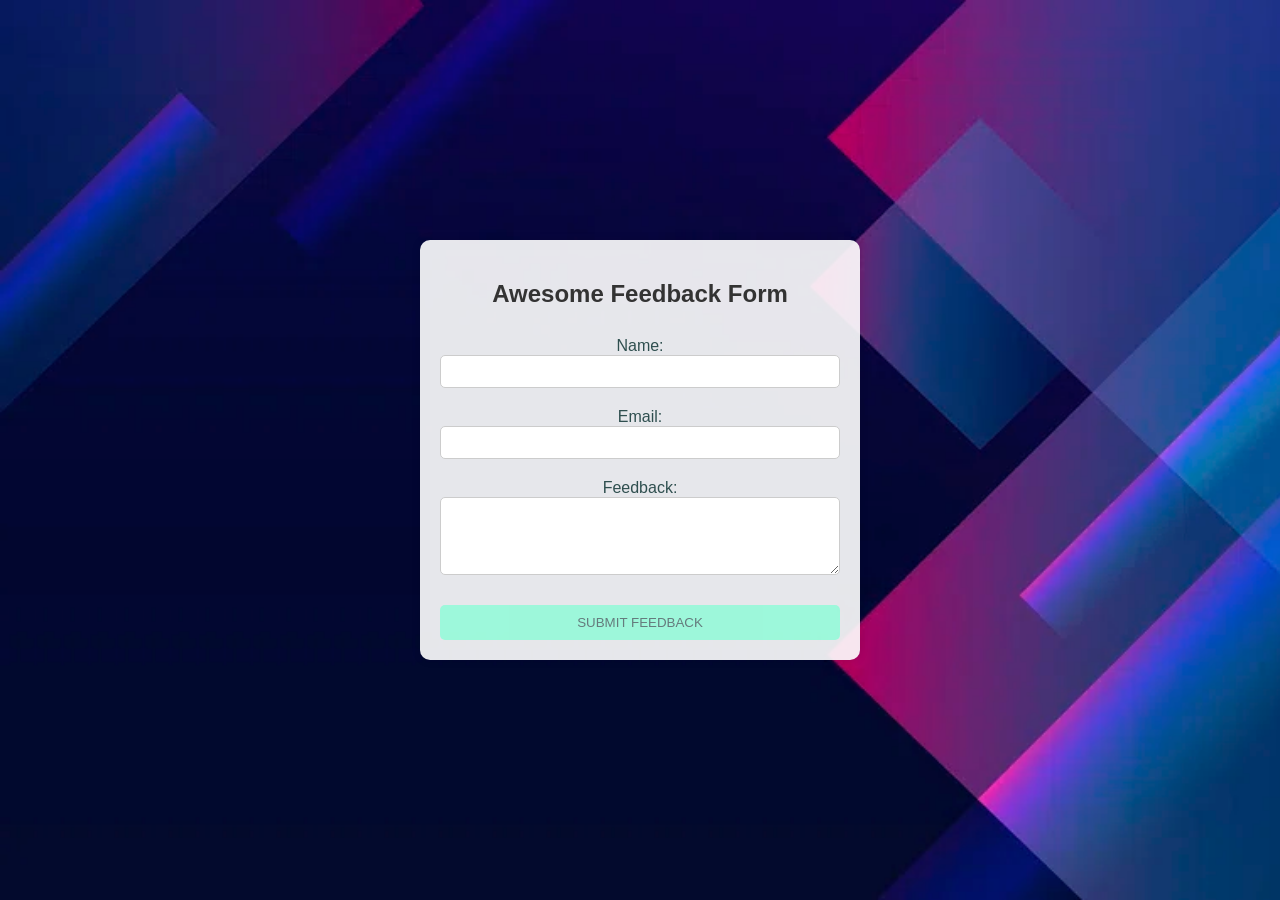
<file: feedback.html>
<!DOCTYPE html>
<html lang="en">

<head>
    <meta charset="UTF-8">
    <meta name="viewport" content="width=device-width, initial-scale=1.0">
    <title>Awesome Feedback Form</title>
    <style>
        body {
            margin: 0;
            padding: 0;
            font-family: 'Arial', sans-serif;
            background-image: url(Images/Feedbackimage.webp);
            background-size: cover;
            background-repeat: no-repeat;
            color: coral;
            text-align: center;
            display: flex;
            align-items: center;
            justify-content: center;
            height: 100vh;
            overflow: hidden;
        }

        .container {
            background: rgba(255, 255, 255, 0.9);
            padding: 20px;
            border-radius: 10px;
            width: 400px;
            box-shadow: 0 0 10px rgba(0, 0, 0, 0.1);
            animation: fadeIn 1s ease-in-out;
        }

        h2 {
            color: #333;
        }

        form {
            display: flex;
            flex-direction: column;
        }

        label {
            margin-top: 10px;
            color:darkslategrey;
        }

        input,
        textarea {
            margin-bottom: 10px;
            padding: 8px;
            border: 1px solid #ccc;
            border-radius: 5px;
        }

        button {
            background:aquamarine;
            opacity: 70%;
            color:darkslategrey;
            padding: 10px;
            border: none;
            border-radius: 5px;
            cursor: pointer;
            margin-top: 10px;
            transition: background 0.3s ease-in-out;
        }

        button:hover {
            background: #45a049;
        }

        /* Emoji feedback
        .emoji-feedback {
            font-size: 2em;
            margin-top: 10px;
            cursor: pointer;
            transition: transform 0.3s ease-in-out;
        }

        .emoji-feedback:hover {
            transform: scale(1.2);
        } */

        @keyframes fadeIn {
            from {
                opacity: 0;
                transform: translateY(-20px);
            }

            to {
                opacity: 1;
                transform: translateY(0);
            }
        }
    </style>
</head>

<body>
    <div class="container">
        <h2>Awesome Feedback Form</h2>
        <form action="index2.html">
            <label for="name">Name:</label>
            <input type="text" id="name" name="name" required>

            <label for="email">Email:</label>
            <input type="email" id="email" name="email" required>

            <label for="feedback">Feedback:</label>
            <textarea id="feedback" name="feedback" rows="4" required></textarea>

            <div id="feedback-message" style="margin-top: 10px;"></div>
            <form action="index2.html">
              <button><!--<a href="index2.html" style="text-decoration: none;">!-->SUBMIT FEEDBACK</a></button>
            </form>
            </form> 
    </div>

    <script>
        function showFeedbackMessage(emoji, message) {
            const feedbackMessage = document.getElementById('feedback-message');
            feedbackMessage.innerHTML = <p> ${message}</p>;
        }
    </script>
</body>

</html>
</file>
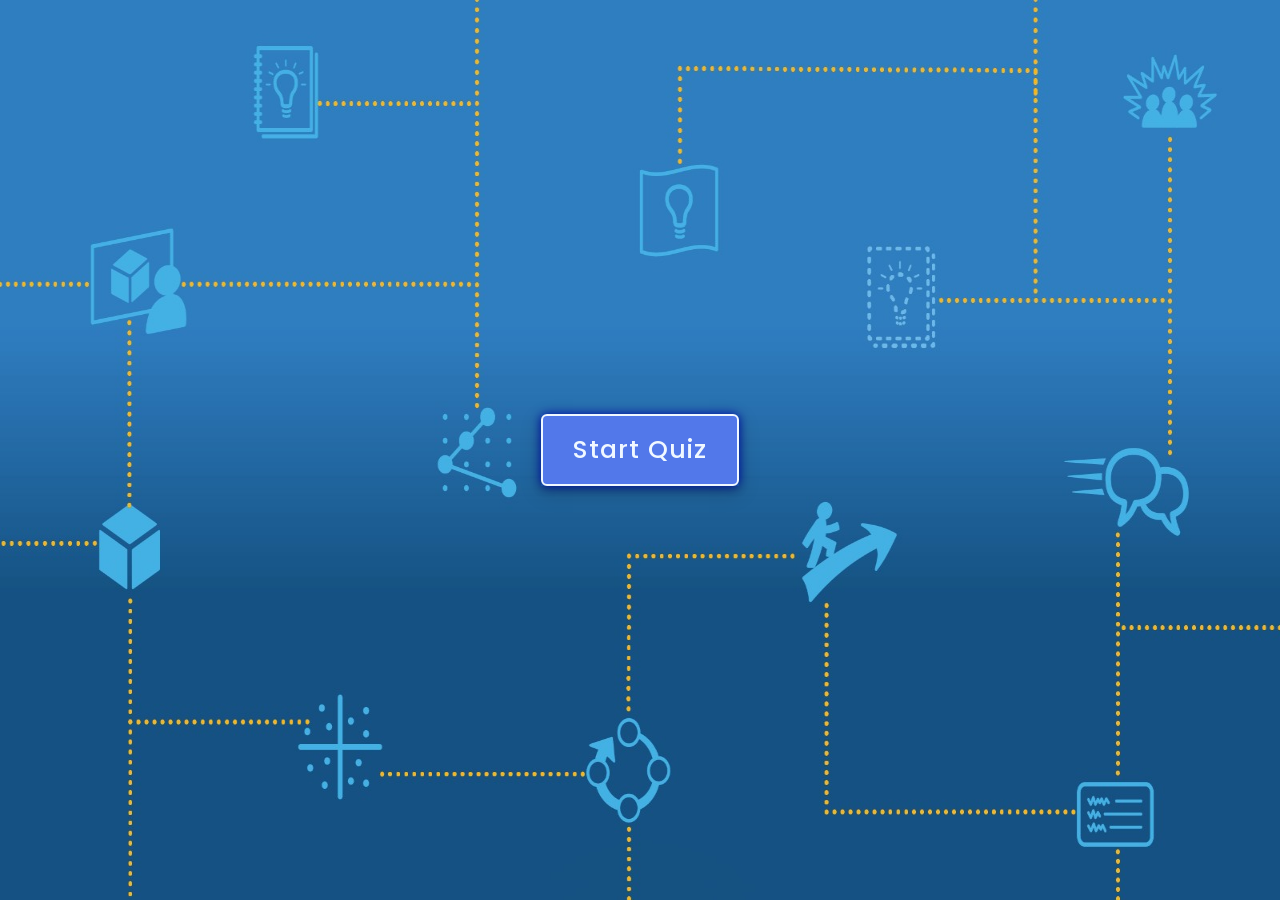
<file: index2.html>
<!-- Created By CodingNepal - www.codingnepalweb.com  -->
<!DOCTYPE html>
<html lang="en">

<head>
    <meta charset="UTF-8">
    <meta name="viewport" content="width=device-width, initial-scale=1.0">
    <title>INTERACTIVE QUIZ APPLICATION</title>
    <link rel="stylesheet" href="style2.css">
    <!-- FontAweome CDN Link for Icons-->
    <link rel="stylesheet" href="https://cdnjs.cloudflare.com/ajax/libs/font-awesome/5.15.3/css/all.min.css" />
</head>

<body>
    <!-- start Quiz button -->
    <div class="start_btn"><button>Start Quiz</button></div>

    <!-- Info Box -->
    <div class="info_box">
        <div class="info-title"><span>Some Rules of this Quiz</span></div>
        <div class="info-list">
            <div class="info">1. You will have only <span>15 seconds</span> per each question.</div>
            <div class="info">2. Once you select your answer, it can't be undone.</div>
            <div class="info">3. You can't select any option once time goes off.</div>
            <div class="info">4. You can't exit from the Quiz while you're playing.</div>
            <div class="info">5. You'll get points on the basis of your correct answers.</div>
        </div>
        <div class="buttons">
            <button class="quit">Exit Quiz</button>
            <button class="restart">Continue</button>
        </div>
    </div>

    <!-- Quiz Box -->
    <div class="quiz_box">
        <header>
            <div class="title">Interactive Quiz Application</div>
            <div class="timer">
                <div class="time_left_txt">Time Left</div>
                <div class="timer_sec">15</div>
            </div>
            <div class="time_line"></div>
        </header>
        <section>
            <div class="que_text">
                <!-- Here I've inserted question from JavaScript -->
            </div>
            <div class="option_list">
                <!-- Here I've inserted options from JavaScript -->
            </div>
        </section>

        <!-- footer of Quiz Box -->
        <footer>
            <div class="total_que">
                <!-- Here I've inserted Question Count Number from JavaScript -->
            </div>
            <button class="next_btn">Next Ques</button>
        </footer>
    </div>

    <!-- Result Box -->
    <div class="result_box">
        <div class="icon">
            <i class="fas fa-crown"></i>
        </div>
        <div class="complete_text">You've completed the Quiz!</div>
        <div class="score_text">
            <!-- Here I've inserted Score Result from JavaScript -->
        </div>
        <div class="buttons">
            <button class="restart" style="text-decoration: none;"><a href="feedback.html"
                    style="text-decoration: none;">FEEDBACK</a></button>
            <button class="quit">Quit Quiz</button>
        </div>
    </div>

    <!-- Inside this JavaScript file I've inserted Questions and Options only -->
    <script src="questions.js"></script>

    <!-- Inside this JavaScript file I've coded all Quiz Codes -->
    <script src="script.js"></script>

</body>

</html>
</file>
<file: style2.css>
/* importing google fonts */
@import url('https://fonts.googleapis.com/css2?family=Poppins:wght@200;300;400;500;600;700&display=swap');
*{
    margin: 0;
    padding: 0;
    box-sizing: border-box;
    font-family: 'Poppins', sans-serif;
}

body{
    background-image: url(Images/IMG1.jpeg);
    background-size: 100vw 100vh;
    opacity:100%;
    
}

::selection{
    color: #fff;
    background: #007bff;
}

.start_btn,
.info_box,
.quiz_box,
.result_box{
    position: absolute;
    top: 50%;
    left: 50%;
    transform: translate(-50%, -50%);
    box-shadow: 0 4px 8px 0 rgba(0, 0, 0, 0.2), 
                0 6px 20px 0 rgba(0, 0, 0, 0.19);
}

.info_box.activeInfo,
.quiz_box.activeQuiz,
.result_box.activeResult{
    opacity: 1;
    z-index: 5;
    pointer-events: auto;
    transform: translate(-50%, -50%) scale(1);
}

.start_btn button{
    font-size: 25px;
    font-weight: 500;
    color: aliceblue;
    padding: 15px 30px;
    outline: none;
    border: 2px solid aliceblue;
    border-radius: 6px;
    background: rgb(82, 120, 234);
    box-shadow: 0 0 10px rgb(1, 16, 176);
    cursor: pointer;
    letter-spacing: 1px;
    transition: .5s;
}

.start_btn button:hover {
    background: rgb(2, 56, 136);
    box-shadow: none;
}

.info_box{
    width: 540px;
    background: transparent;
    color: white;
    border: 2px solid rgba(255, 255, 255, 0.2);
    backdrop-filter: blur(20px);
    box-shadow: 0 0 10px rgba(0, 0, 0, 0.2);
    border-radius: 5px;
    transform: translate(-50%, -50%) scale(0.9);
    opacity: 0;
    pointer-events: none;
    transition: all 0.3s ease;
}

.info_box .info-title{
    height: 60px;
    width: 100%;
    border-bottom: 1px solid lightgrey;
    display: flex;
    align-items: center;
    padding: 0 30px;
    border-radius: 5px 5px 0 0;
    font-size: 20px;
    font-weight: 600;
}

.info_box .info-list{
    padding: 15px 30px;
}

.info_box .info-list .info{
    margin: 5px 0;
    font-size: 17px;
}

.info_box .info-list .info span{
    font-weight: 900;
    color: rgb(84, 0, 251);
}
.info_box .buttons{
    height: 60px;
    display: flex;
    align-items: center;
    justify-content: flex-end;
    padding: 0 30px;
    border-top: 1px solid lightgrey;
}

.info_box .buttons button{
    margin: 0 5px;
    height: 40px;
    width: 100px;
    font-size: 16px;
    font-weight: 500;
    cursor: pointer;
    border: none;
    outline: none;
    border-radius: 5px;
    border: 1px solid #007bff;
    transition: all 0.3s ease;
}

.quiz_box{
    width: 550px;
    background: transparent;
    border: 2px solid rgba(255, 255, 255, 0.2);
    backdrop-filter: blur(20px);
    box-shadow: 0 0 10px rgba(0, 0, 0, 0.2);
    color: rgb(255, 255, 255);
    border-radius: 10px;
    transform: translate(-50%, -50%) scale(0.9);
    opacity: 0;
    pointer-events: none;
    transition: all 0.3s ease;
}

.quiz_box header{
    position: relative;
    z-index: 2;
    height: 70px;
    padding: 0 30px;
    background: transparent;
    border: 2px solid rgba(255, 255, 255, 0.2);
    backdrop-filter: blur(20px);
    border-radius: 5px 5px 0 0;
    color: rgb(255, 255, 255);
    display: flex;
    align-items: center;
    justify-content: space-between;
    box-shadow: 0 0 10px rgba(0, 0, 0, 0.2);
}

.quiz_box header .title{
    font-size: 20px;
    font-weight: 600;
}

.quiz_box header .timer{
    color: #000d85;
    background: #cce5ff;
    border: 1px solid #b8daff;
    height: 45px;
    padding: 0 8px;
    border-radius: 5px;
    display: flex;
    align-items: center;
    justify-content: space-between;
    width: 145px;
}

.quiz_box header .timer .time_left_txt{
    font-weight: 400;
    font-size: 17px;
    user-select: none;
}

.quiz_box header .timer .timer_sec{
    font-size: 18px;
    font-weight: 500;
    height: 30px;
    width: 45px;
    color: #fff;
    border-radius: 5px;
    line-height: 30px;
    text-align: center;
    background: #343a40;
    border: 1px solid #343a40;
    user-select: none;
}

.quiz_box header .time_line{
    position: absolute;
    bottom: 0px;
    left: 0px;
    height: 3px;
    background: #0008ff9f;
}

section{
    padding: 25px 30px 20px 30px;
    background: transparent;
    border: 2px solid rgba(255, 255, 255, 0.2);
    backdrop-filter: blur(20px);
    box-shadow: 0 0 10px rgba(0, 0, 0, 0.2);
    color: rgb(255, 255, 255);
}

section .que_text{
    font-size: 25px;
    font-weight: 600;
}

section .option_list{
    padding: 20px 0px;
    display: block;   
}

section .option_list .option{
    background: transparent;
    color: white;
    border: 1px solid #84c5fe;
    border-radius: 15px;
    padding: 8px 15px;
    font-size: 17px;
    margin-bottom: 15px;
    cursor: pointer;
    transition: all 0.3s ease;
    display: flex;
    align-items: center;
    justify-content: space-between;
}

section .option_list .option:last-child{
    margin-bottom: 0px;
}

section .option_list .option:hover{
    color: #004085;
    background: #cce5ff;
    border: 1px solid #b8daff;
}

section .option_list .option.correct{
    color: #155724;
    background: #71f790;
    border: 1px solid #c3e6cb;
}

section .option_list .option.incorrect{
    color: #721c24;
    background: #f46571;
    border: 1px solid #f5c6cb;
}

section .option_list .option.disabled{
    pointer-events: none;
}

section .option_list .option .icon{
    height: 26px;
    width: 26px;
    border: 2px solid transparent;
    border-radius: 50%;
    text-align: center;
    font-size: 13px;
    pointer-events: none;
    transition: all 0.3s ease;
    line-height: 24px;
}
.option_list .option .icon.tick{
    color: #23903c;
    border-color: #23903c;
    background: #d4edda;
}

.option_list .option .icon.cross{
    color: #a42834;
    background: #f8d7da;
    border-color: #a42834;
}

footer{
    height: 60px;
    padding: 0 30px;
    display: flex;
    align-items: center;
    justify-content: space-between;
    border-top: 1px solid lightgrey;
}

footer .total_que span{
    display: flex;
    user-select: none;
}

footer .total_que span p{
    font-weight: 500;
    padding: 0 5px;
}

footer .total_que span p:first-child{
    padding-left: 0px;
}

footer button{
    height: 40px;
    padding: 0 13px;
    font-size: 18px;
    font-weight: 400;
    cursor: pointer;
    border: none;
    outline: none;
    color: #fff;
    border-radius: 5px;
    background: #007bff;
    border: 1px solid #007bff;
    line-height: 10px;
    opacity: 0;
    pointer-events: none;
    transform: scale(0.95);
    transition: all 0.3s ease;
}

footer button:hover{
    background: #0263ca;
}

footer button.show{
    opacity: 1;
    pointer-events: auto;
    transform: scale(1);
}

.result_box{
    background: transparent;
    color: white;
    border: 2px solid rgba(255, 255, 255, 0.2);
    backdrop-filter: blur(20px);
    box-shadow: 0 0 10px rgba(0, 0, 0, 0.2);
    border-radius: 5px;
    display: flex;
    padding: 25px 30px;
    width: 450px;
    align-items: center;
    flex-direction: column;
    justify-content: center;
    transform: translate(-50%, -50%) scale(0.9);
    opacity: 0;
    pointer-events: none;
    transition: all 0.3s ease;
}

.result_box .icon{
    font-size: 100px;
    color: white;
    margin-bottom: 10px;
}

.result_box .complete_text{
    font-size: 20px;
    font-weight: 500;
}

.result_box .score_text span{
    display: flex;
    margin: 10px 0;
    font-size: 18px;
    font-weight: 500;
}

.result_box .score_text span p{
    padding: 0 4px;
    font-weight: 600;
}

.result_box .buttons{
    display: flex;
    margin: 20px 0;
}

.result_box .buttons button{
    margin: 0 10px;
    height: 45px;
    padding: 0 20px;
    font-size: 18px;
    font-weight: 500;
    cursor: pointer;
    border: none;
    outline: none;
    border-radius: 5px;
    border: 1px solid #007bff;
    transition: all 0.3s ease;
}

.buttons button.restart{
    color: #007bff;
    background: white;
}

.buttons button.restart:hover{
    background: #007bff;
    color: white;
}

.buttons button.quit{
    color: #007bff;
    background: #fff;
}

.buttons button.quit:hover{
    color: #fff;
    background: #007bff;
}
</file>
